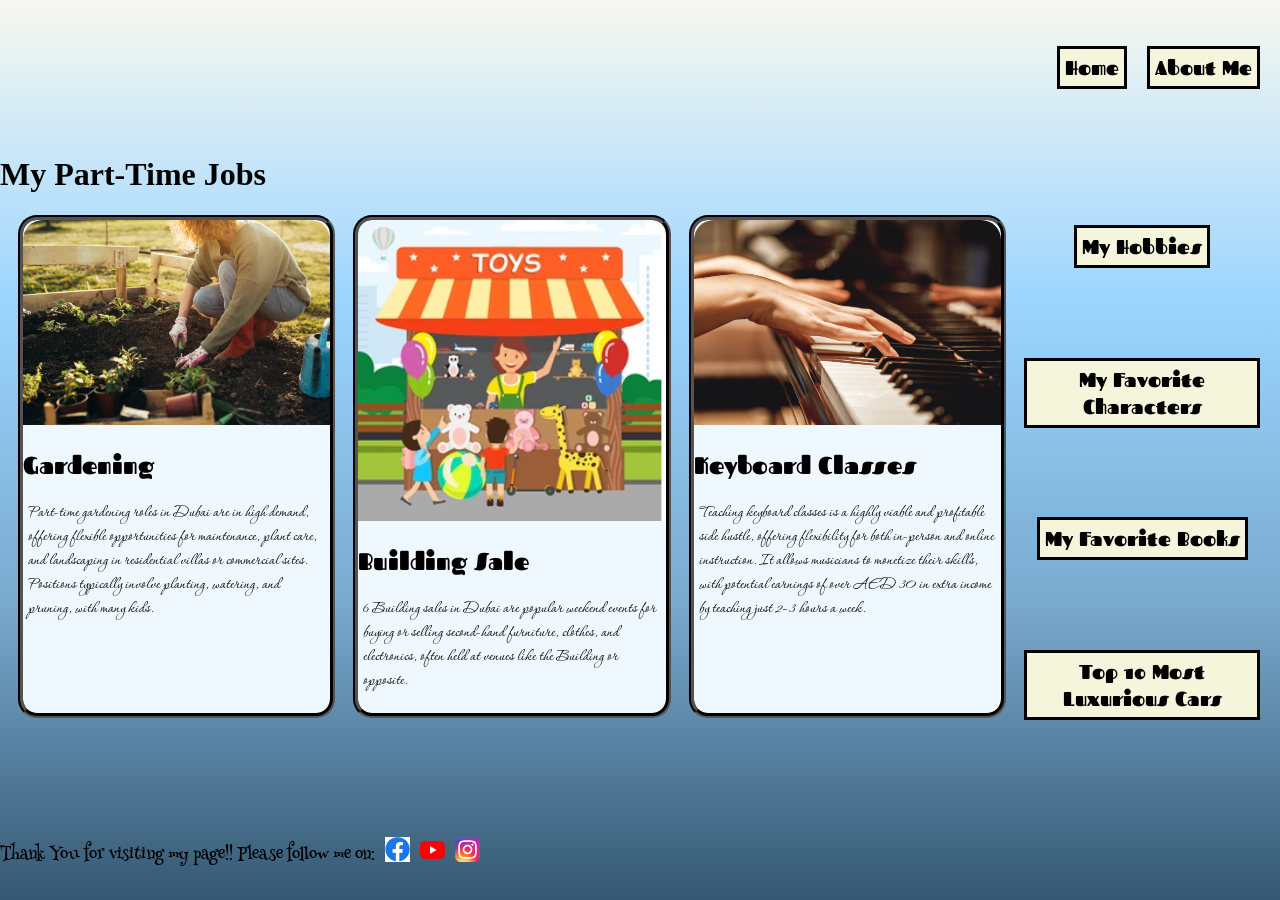
<file: index.html>
<!doctype html>
<html>
  <head>
    <title>Home Page</title>
    <link href="https://fonts.googleapis.com/css2?family=Corinthia:wght@400;700&display=swap" rel="stylesheet">

    <link href="https://fonts.googleapis.com/css2?family=Henny+Penny&display=swap" rel="stylesheet">
    <link rel="stylesheet" href="styles/index.css" />
    <link rel="preconnect" href="https://fonts.googleapis.com" />
    <link rel="preconnect" href="https://fonts.gstatic.com" crossorigin />
    <link
      href="https://fonts.googleapis.com/css2?family=Fascinate&display=swap"
      rel="stylesheet"
    />
  </head>
  <body>
    <div class="parent">
      <div class="head">
        <div class="haid"><a href="index.html">Home</a></div>
        <div class="haid"><a href="aboutme.html">About Me</a></div>
      </div>
      <div class="con">
        <h1>My Part-Time Jobs</h1>
        <div class="card2">
          <div class="card">
            <img src="images/gardeningpic.jpg" alt="" />
            <h2>Gardening</h2>
            <p>
              Part-time gardening roles in Dubai are in high demand, offering
              flexible opportunities for maintenance, plant care, and
              landscaping in residential villas or commercial sites. Positions
              typically involve planting, watering, and pruning, with many kids.
            </p>
          </div>
          <div class="card">
            <img src="images/sellingpic.png" alt="" />
            <h2>Building Sale</h2>
            <p>6
              Building sales in Dubai are popular weekend events for buying or
              selling second-hand furniture, clothes, and electronics, often
              held at venues like the Building or opposite.
            </p>
          </div>
          <div class="card">
            <img src="images/pianopic.jpg" alt="" />
            <h2>Keyboard Classes</h2>
            <p>
              Teaching keyboard classes is a highly viable and profitable side
              hustle, offering flexibility for both in-person and online
              instruction. It allows musicians to monetize their skills, with
              potential earnings of over AED 30 in extra income by teaching just
              2–3 hours a week.
            </p>
          </div>
        </div>
      </div>

      <div class="sb">
        <div class="haid"><a href="hobby.html">My Hobbies</a></div>
        <div class="haid">
          <a href="characters.html">My Favorite Characters</a>
        </div>
        <div class="haid"><a href="favorites.html">My Favorite Books</a></div>
        <div class="haid">
          <a href="toptenrichestcars.html">Top 10 Most Luxurious Cars</a>
        </div>
      </div>
      <div class="foot">
        <p>
          Thank You for visiting my page!! Please follow me on: 
        </p>
        <a href="https://www.facebook.com/"><img src="images/fb.avif" alt=""></a>
        <a href="https://www.youtube.com/@iluvmcdonaldslol"><img src="images/yt.webp" alt=""></a>
        <a href="https://www.instagram.com/"><img src="images/Instagram_icon.png" alt=""></a>
      </div>
    </div>
  </body>
</html>
</file>
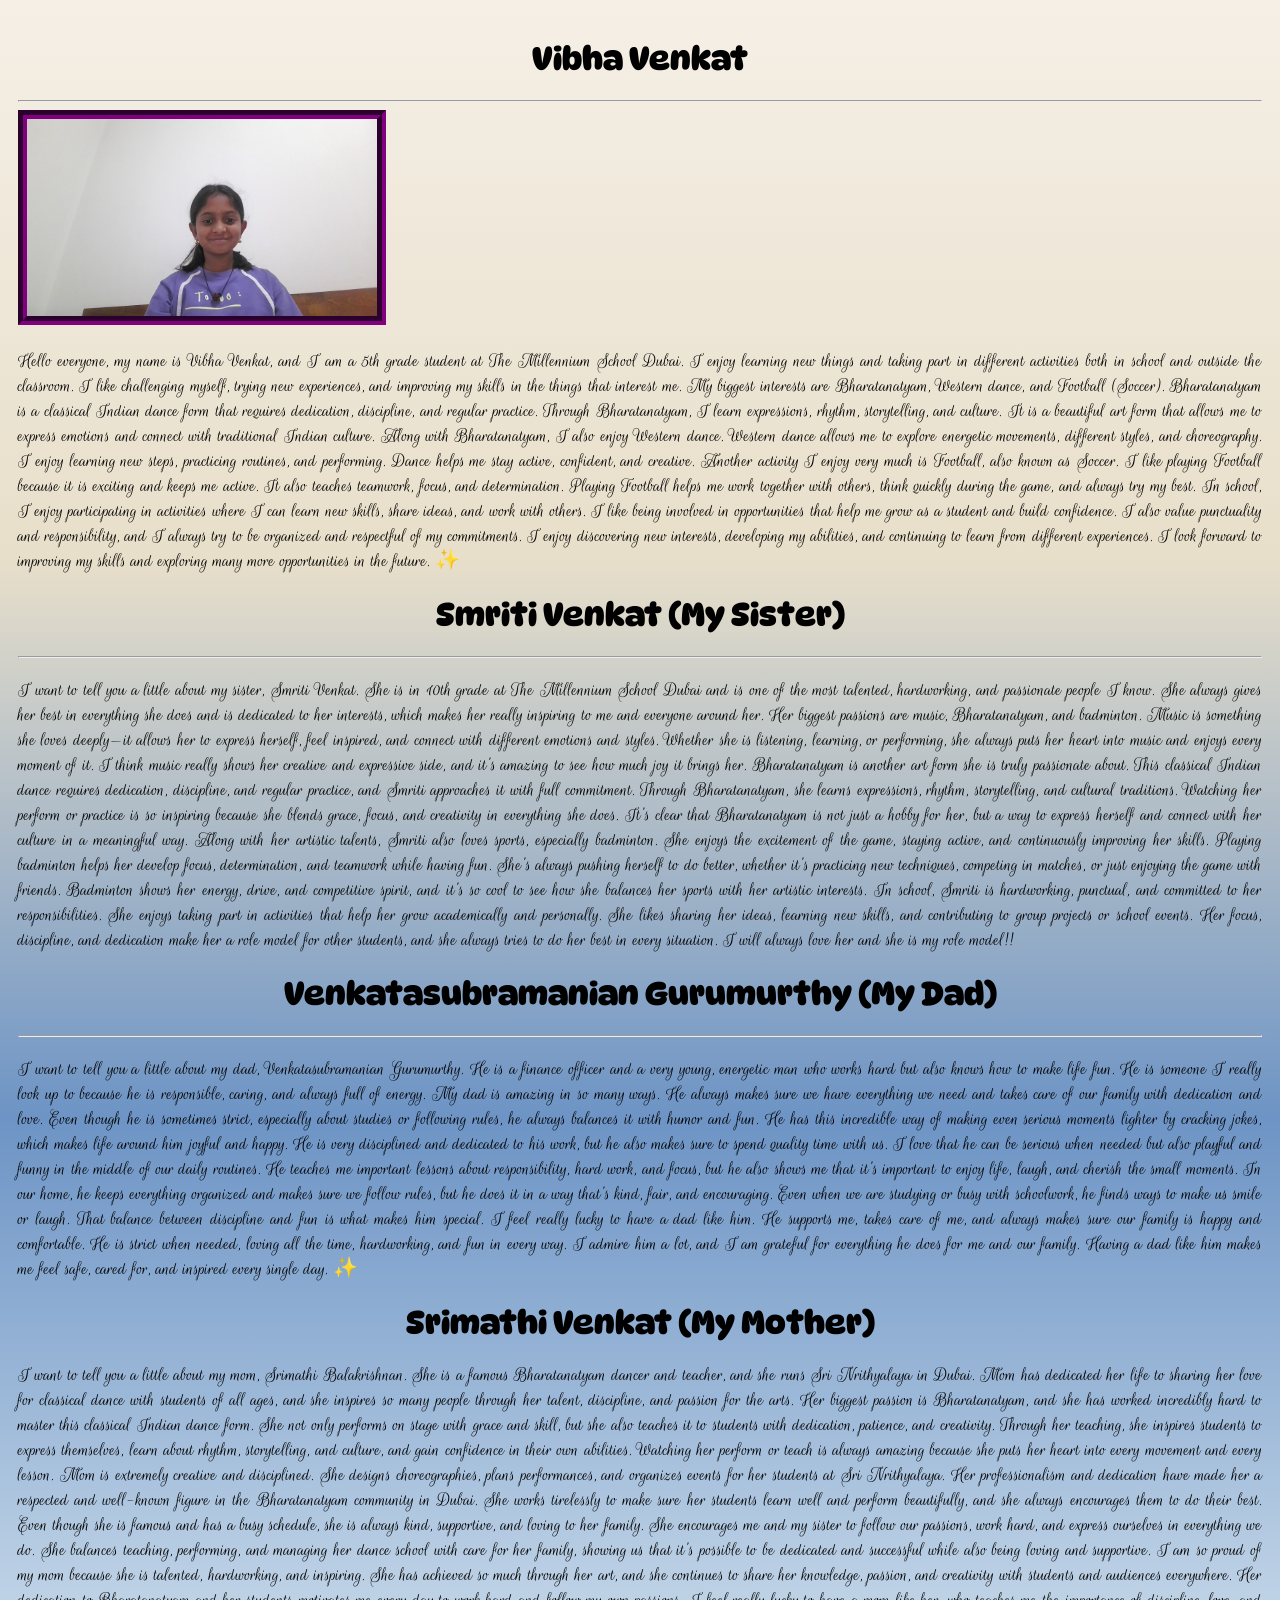
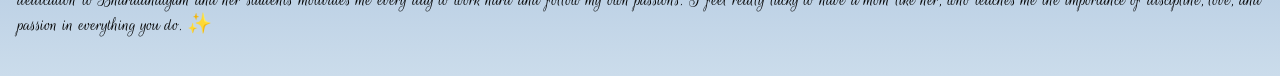
<file: aboutme.html>
<!doctype html>
<html>
  <head>
    <title>About Me</title>
    <link rel="preconnect" href="https://fonts.googleapis.com">
<link rel="preconnect" href="https://fonts.gstatic.com" crossorigin>
<link href="https://fonts.googleapis.com/css2?family=DynaPuff:wght@400..700&display=swap" rel="stylesheet">
<link href="https://fonts.googleapis.com/css2?family=Rouge+Script&display=swap" rel="stylesheet">

    <link rel="stylesheet" href="styles/aboutme.css">
  </head>
  <body>
    <h1>Vibha Venkat</h1>
    <hr />
    <img src="images/WIN_20260317_10_07_47_Pro.jpg" alt="vibha's picture">
    <p>
      Hello everyone, my name is Vibha Venkat, and I am a 5th grade student at
      The Millennium School Dubai. I enjoy learning new things and taking part
      in different activities both in school and outside the classroom. I like
      challenging myself, trying new experiences, and improving my skills in the
      things that interest me. My biggest interests are Bharatanatyam, Western
      dance, and Football (Soccer). Bharatanatyam is a classical Indian dance
      form that requires dedication, discipline, and regular practice. Through
      Bharatanatyam, I learn expressions, rhythm, storytelling, and culture. It
      is a beautiful art form that allows me to express emotions and connect
      with traditional Indian culture. Along with Bharatanatyam, I also enjoy
      Western dance. Western dance allows me to explore energetic movements,
      different styles, and choreography. I enjoy learning new steps, practicing
      routines, and performing. Dance helps me stay active, confident, and
      creative. Another activity I enjoy very much is Football, also known as
      Soccer. I like playing Football because it is exciting and keeps me
      active. It also teaches teamwork, focus, and determination. Playing
      Football helps me work together with others, think quickly during the
      game, and always try my best. In school, I enjoy participating in
      activities where I can learn new skills, share ideas, and work with
      others. I like being involved in opportunities that help me grow as a
      student and build confidence. I also value punctuality and responsibility,
      and I always try to be organized and respectful of my commitments. I enjoy
      discovering new interests, developing my abilities, and continuing to
      learn from different experiences. I look forward to improving my skills
      and exploring many more opportunities in the future. ✨
    </p>
    <h1>Smriti Venkat (My Sister)</h1>
    <hr />
    <p>
      I want to tell you a little about my sister, Smriti Venkat. She is in 10th
      grade at The Millennium School Dubai and is one of the most talented,
      hardworking, and passionate people I know. She always gives her best in
      everything she does and is dedicated to her interests, which makes her
      really inspiring to me and everyone around her. Her biggest passions are
      music, Bharatanatyam, and badminton. Music is something she loves
      deeply—it allows her to express herself, feel inspired, and connect with
      different emotions and styles. Whether she is listening, learning, or
      performing, she always puts her heart into music and enjoys every moment
      of it. I think music really shows her creative and expressive side, and
      it’s amazing to see how much joy it brings her. Bharatanatyam is another
      art form she is truly passionate about. This classical Indian dance
      requires dedication, discipline, and regular practice, and Smriti
      approaches it with full commitment. Through Bharatanatyam, she learns
      expressions, rhythm, storytelling, and cultural traditions. Watching her
      perform or practice is so inspiring because she blends grace, focus, and
      creativity in everything she does. It’s clear that Bharatanatyam is not
      just a hobby for her, but a way to express herself and connect with her
      culture in a meaningful way. Along with her artistic talents, Smriti also
      loves sports, especially badminton. She enjoys the excitement of the game,
      staying active, and continuously improving her skills. Playing badminton
      helps her develop focus, determination, and teamwork while having fun.
      She’s always pushing herself to do better, whether it’s practicing new
      techniques, competing in matches, or just enjoying the game with friends.
      Badminton shows her energy, drive, and competitive spirit, and it’s so
      cool to see how she balances her sports with her artistic interests. In
      school, Smriti is hardworking, punctual, and committed to her
      responsibilities. She enjoys taking part in activities that help her grow
      academically and personally. She likes sharing her ideas, learning new
      skills, and contributing to group projects or school events. Her focus,
      discipline, and dedication make her a role model for other students, and
      she always tries to do her best in every situation. I will always love her
      and she is my role model!!
    </p>
    <h1>Venkatasubramanian Gurumurthy (My Dad)</h1>
    <hr />
    <p>
       I want to tell you a little about my
      dad, Venkatasubramanian Gurumurthy. He is a finance officer and a very
      young, energetic man who works hard but also knows how to make life fun.
      He is someone I really look up to because he is responsible, caring, and
      always full of energy. My dad is amazing in so many ways. He always makes
      sure we have everything we need and takes care of our family with
      dedication and love. Even though he is sometimes strict, especially about
      studies or following rules, he always balances it with humor and fun. He
      has this incredible way of making even serious moments lighter by cracking
      jokes, which makes life around him joyful and happy. He is very
      disciplined and dedicated to his work, but he also makes sure to spend
      quality time with us. I love that he can be serious when needed but also
      playful and funny in the middle of our daily routines. He teaches me
      important lessons about responsibility, hard work, and focus, but he also
      shows me that it’s important to enjoy life, laugh, and cherish the small
      moments. In our home, he keeps everything organized and makes sure we
      follow rules, but he does it in a way that’s kind, fair, and encouraging.
      Even when we are studying or busy with schoolwork, he finds ways to make
      us smile or laugh. That balance between discipline and fun is what makes
      him special. I feel really lucky to have a dad like him. He supports me,
      takes care of me, and always makes sure our family is happy and
      comfortable. He is strict when needed, loving all the time, hardworking,
      and fun in every way. I admire him a lot, and I am grateful for everything
      he does for me and our family. Having a dad like him makes me feel safe,
      cared for, and inspired every single day. ✨
    </p>
    <h1>Srimathi Venkat (My Mother)</h1>
    <p>
       I want to tell you a little
      about my mom, Srimathi Balakrishnan. She is a famous Bharatanatyam dancer
      and teacher, and she runs Sri Nrithyalaya in Dubai. Mom has dedicated her
      life to sharing her love for classical dance with students of all ages,
      and she inspires so many people through her talent, discipline, and
      passion for the arts. Her biggest passion is Bharatanatyam, and she has
      worked incredibly hard to master this classical Indian dance form. She not
      only performs on stage with grace and skill, but she also teaches it to
      students with dedication, patience, and creativity. Through her teaching,
      she inspires students to express themselves, learn about rhythm,
      storytelling, and culture, and gain confidence in their own abilities.
      Watching her perform or teach is always amazing because she puts her heart
      into every movement and every lesson. Mom is extremely creative and
      disciplined. She designs choreographies, plans performances, and organizes
      events for her students at Sri Nrithyalaya. Her professionalism and
      dedication have made her a respected and well-known figure in the
      Bharatanatyam community in Dubai. She works tirelessly to make sure her
      students learn well and perform beautifully, and she always encourages
      them to do their best. Even though she is famous and has a busy schedule,
      she is always kind, supportive, and loving to her family. She encourages
      me and my sister to follow our passions, work hard, and express ourselves
      in everything we do. She balances teaching, performing, and managing her
      dance school with care for her family, showing us that it’s possible to be
      dedicated and successful while also being loving and supportive. I am so
      proud of my mom because she is talented, hardworking, and inspiring. She
      has achieved so much through her art, and she continues to share her
      knowledge, passion, and creativity with students and audiences everywhere.
      Her dedication to Bharatanatyam and her students motivates me every day to
      work hard and follow my own passions. I feel really lucky to have a mom
      like her, who teaches me the importance of discipline, love, and passion
      in everything you do. ✨ 
    </p>
  </body>
</html>
</file>
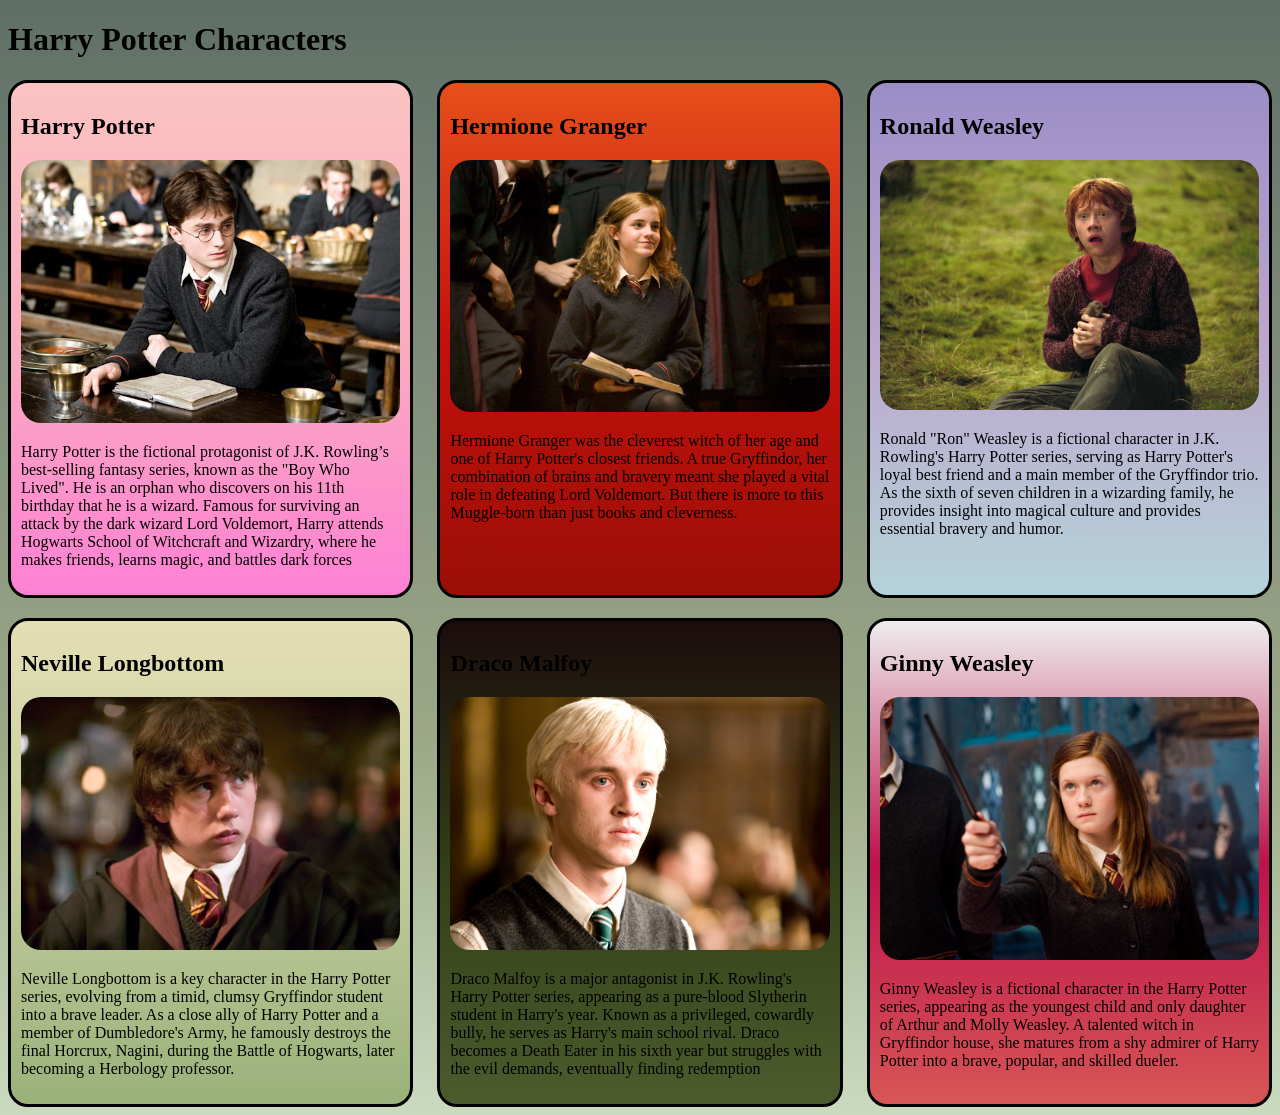
<file: characters.html>
<!doctype html>
<html>
  <head>
    <title>Favorite Characters</title>
    <link rel="stylesheet" href="styles/characters.css" />
  </head>
  <body>
    <h1>Harry Potter Characters</h1>
    <div class = "flexbox">
      <div class="harry common">
        <h2>Harry Potter</h2>
        <img src="images/hp.jpg" alt="harrypotter" />
        <p>
          Harry Potter is the fictional protagonist of J.K. Rowling’s
          best-selling fantasy series, known as the "Boy Who Lived". He is an
          orphan who discovers on his 11th birthday that he is a wizard. Famous
          for surviving an attack by the dark wizard Lord Voldemort, Harry
          attends Hogwarts School of Witchcraft and Wizardry, where he makes
          friends, learns magic, and battles dark forces
        </p>
      </div>
      <div class="hermione common">
        <h2>Hermione Granger</h2>
        <img src="images/hm.jpg" alt="hermionegranger" />
        <p>
          Hermione Granger was the cleverest witch of her age and one of Harry
          Potter's closest friends. A true Gryffindor, her combination of brains
          and bravery meant she played a vital role in defeating Lord Voldemort.
          But there is more to this Muggle-born than just books and cleverness.
        </p>
      </div>
      <div class="ron common">
        <h2>Ronald Weasley</h2>
        <img src="images/ronaldweasley.jpg" alt="ronaldweasley" />
        <p>
          Ronald "Ron" Weasley is a fictional character in J.K. Rowling's Harry
          Potter series, serving as Harry Potter's loyal best friend and a main
          member of the Gryffindor trio. As the sixth of seven children in a
          wizarding family, he provides insight into magical culture and
          provides essential bravery and humor.
        </p>
      </div>
      <div class="neville common">
        <h2>Neville Longbottom</h2>
        <img src="images/nl.jpg" alt="nevillelongbottom" />
        <p>
          Neville Longbottom is a key character in the Harry Potter series,
          evolving from a timid, clumsy Gryffindor student into a brave leader.
          As a close ally of Harry Potter and a member of Dumbledore's Army, he
          famously destroys the final Horcrux, Nagini, during the Battle of
          Hogwarts, later becoming a Herbology professor.
        </p>
      </div>
      <div class="draco common">
        <h2>Draco Malfoy</h2>
        <img src="images/dm.jpg" alt="dracomalfoy" />
        <p>
          Draco Malfoy is a major antagonist in J.K. Rowling's Harry Potter
          series, appearing as a pure-blood Slytherin student in Harry's year.
          Known as a privileged, cowardly bully, he serves as Harry's main
          school rival. Draco becomes a Death Eater in his sixth year but
          struggles with the evil demands, eventually finding redemption
        </p>
      </div>
      <div class="ginny common">
        <h2>Ginny Weasley</h2>
        <img src="images/gw.png" alt="ginnyweasley" />
        <p>
          Ginny Weasley is a fictional character in the Harry Potter series,
          appearing as the youngest child and only daughter of Arthur and Molly
          Weasley. A talented witch in Gryffindor house, she matures from a shy
          admirer of Harry Potter into a brave, popular, and skilled dueler.
        </p>
      </div>
    </div>
  </body>
</html>
</file>
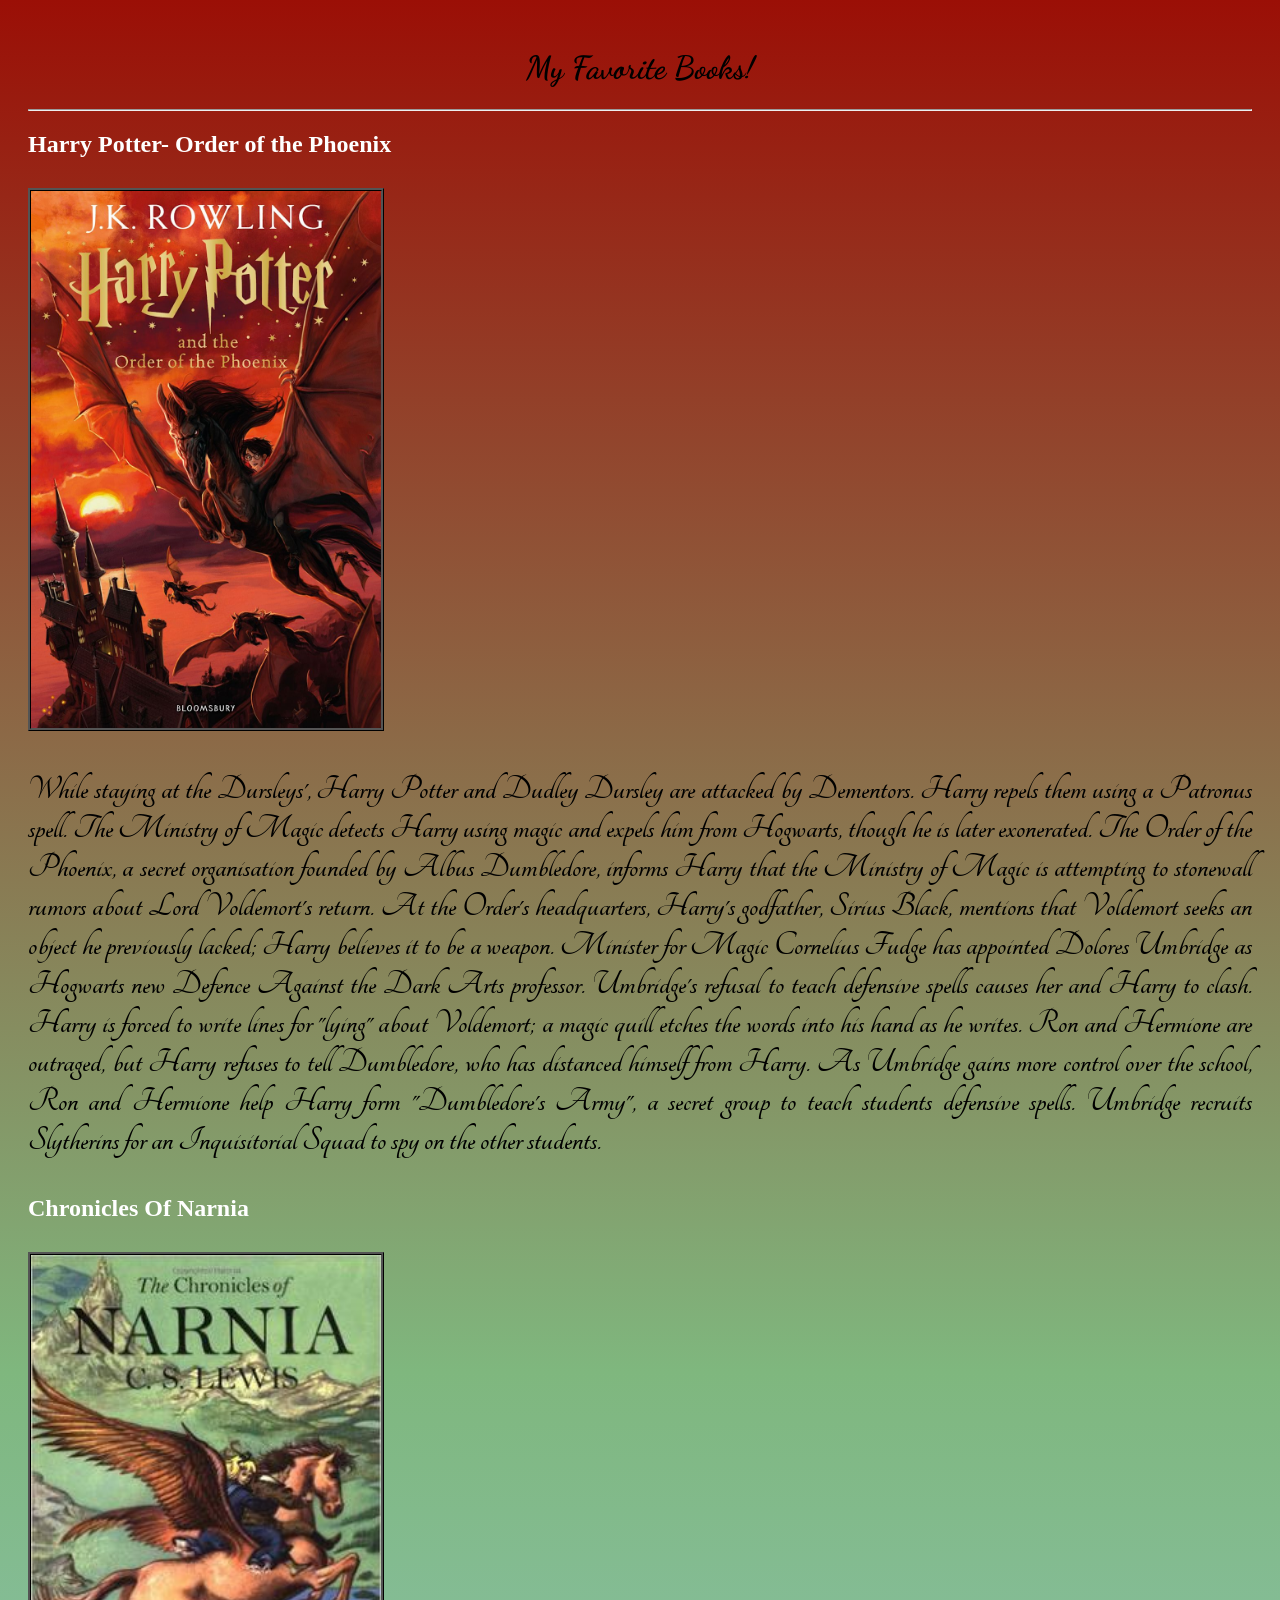
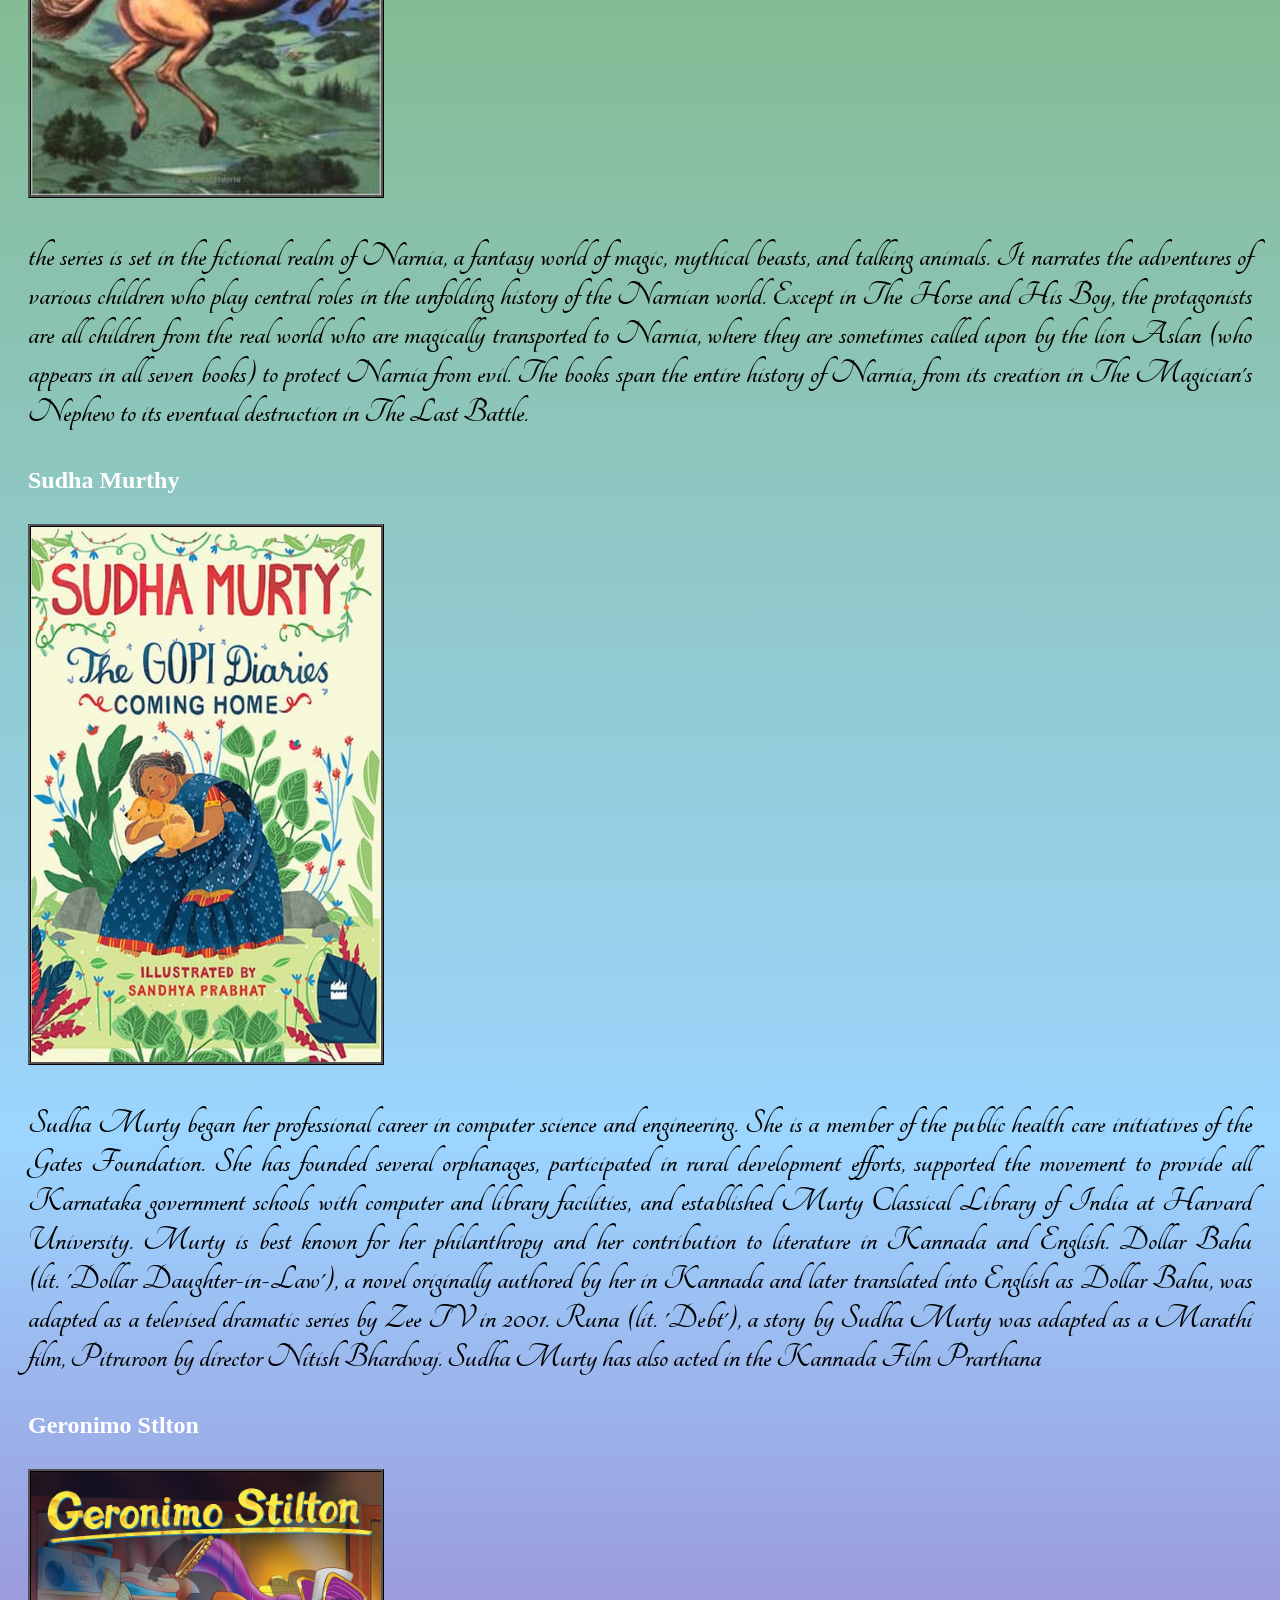
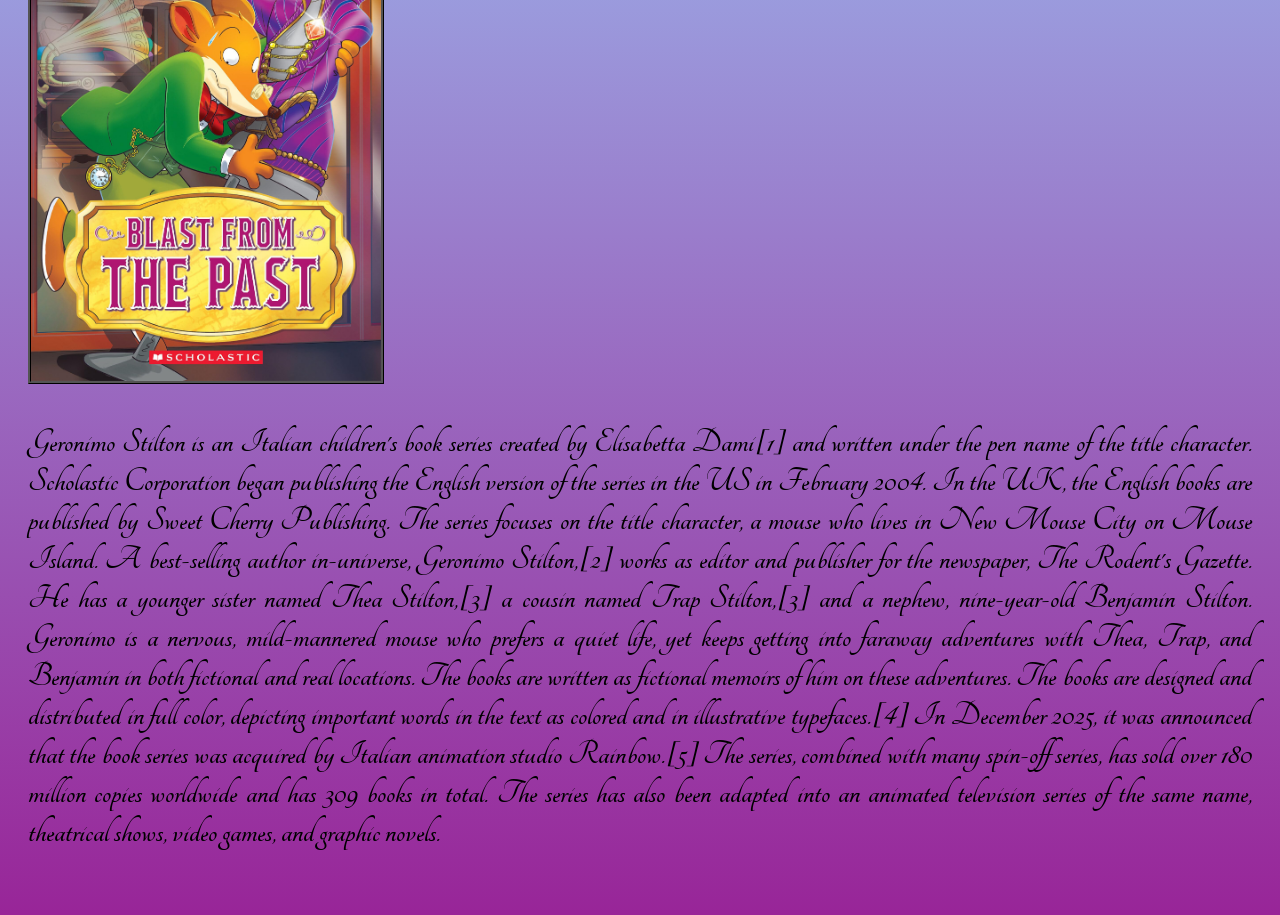
<file: favorites.html>
<!doctype html>
<html>
  <head>
    <title>Favorite Books</title>
    <link rel="stylesheet" href="styles/favorites.css">
    <link rel="preconnect" href="https://fonts.googleapis.com">
<link rel="preconnect" href="https://fonts.gstatic.com" crossorigin>
<link href="https://fonts.googleapis.com/css2?family=Dancing+Script:wght@400..700&display=swap" rel="stylesheet">
<link href="https://fonts.googleapis.com/css2?family=Tangerine:wght@400;700&display=swap" rel="stylesheet">

  </head>
  <body>
    <h1>My Favorite Books!</h1>
    <hr />
    <h2>Harry Potter- Order of the Phoenix</h2>
    <img src="images/hpoop.jpg" alt="harrypotterpicture">
    <p>
      While staying at the Dursleys', Harry Potter and Dudley Dursley are
      attacked by Dementors. Harry repels them using a Patronus spell. The
      Ministry of Magic detects Harry using magic and expels him from Hogwarts,
      though he is later exonerated. The Order of the Phoenix, a secret
      organisation founded by Albus Dumbledore, informs Harry that the Ministry
      of Magic is attempting to stonewall rumors about Lord Voldemort's return.
      At the Order's headquarters, Harry's godfather, Sirius Black, mentions
      that Voldemort seeks an object he previously lacked; Harry believes it to
      be a weapon. Minister for Magic Cornelius Fudge has appointed Dolores
      Umbridge as Hogwarts new Defence Against the Dark Arts professor.
      Umbridge's refusal to teach defensive spells causes her and Harry to
      clash. Harry is forced to write lines for "lying" about Voldemort; a magic
      quill etches the words into his hand as he writes. Ron and Hermione are
      outraged, but Harry refuses to tell Dumbledore, who has distanced himself
      from Harry. As Umbridge gains more control over the school, Ron and
      Hermione help Harry form "Dumbledore's Army", a secret group to teach
      students defensive spells. Umbridge recruits Slytherins for an
      Inquisitorial Squad to spy on the other students.
    </p>
    <h2>Chronicles Of Narnia</h2>
    <img src="images/chroniclesofnarnia.jpg" alt="chroniclesofnarniapic">
    <p>
      the series is set in the fictional realm of Narnia, a fantasy world of
      magic, mythical beasts, and talking animals. It narrates the adventures of
      various children who play central roles in the unfolding history of the
      Narnian world. Except in The Horse and His Boy, the protagonists are all
      children from the real world who are magically transported to Narnia,
      where they are sometimes called upon by the lion Aslan (who appears in all
      seven books) to protect Narnia from evil. The books span the entire
      history of Narnia, from its creation in The Magician's Nephew to its
      eventual destruction in The Last Battle.
    </p>
    <h2>Sudha Murthy</h2>
    <img src="images/sudhamurthypic.jpg" alt="sudhamurhtypic">
    <p>
      Sudha Murty began her professional career in computer science and
      engineering. She is a member of the public health care initiatives of the
      Gates Foundation. She has founded several orphanages, participated in
      rural development efforts, supported the movement to provide all Karnataka
      government schools with computer and library facilities, and established
      Murty Classical Library of India at Harvard University. Murty is best
      known for her philanthropy and her contribution to literature in Kannada
      and English. Dollar Bahu (lit. 'Dollar Daughter-in-Law'), a novel
      originally authored by her in Kannada and later translated into English as
      Dollar Bahu, was adapted as a televised dramatic series by Zee TV in 2001.
      Runa (lit. 'Debt'), a story by Sudha Murty was adapted as a Marathi film,
      Pitruroon by director Nitish Bhardwaj. Sudha Murty has also acted in the
      Kannada Film Prarthana
    </p>
    <h2>Geronimo Stlton</h2>
    <img src="images/geronimostiltonpic.jpg" alt="geronimostiltonpic">
    <p>
      Geronimo Stilton is an Italian children's book series created by
      Elisabetta Dami[1] and written under the pen name of the title character.
      Scholastic Corporation began publishing the English version of the series
      in the US in February 2004. In the UK, the English books are published by
      Sweet Cherry Publishing. The series focuses on the title character, a
      mouse who lives in New Mouse City on Mouse Island. A best-selling author
      in-universe, Geronimo Stilton,[2] works as editor and publisher for the
      newspaper, The Rodent's Gazette. He has a younger sister named Thea
      Stilton,[3] a cousin named Trap Stilton,[3] and a nephew, nine-year-old
      Benjamin Stilton. Geronimo is a nervous, mild-mannered mouse who prefers a
      quiet life, yet keeps getting into faraway adventures with Thea, Trap, and
      Benjamin in both fictional and real locations. The books are written as
      fictional memoirs of him on these adventures. The books are designed and
      distributed in full color, depicting important words in the text as
      colored and in illustrative typefaces.[4] In December 2025, it was
      announced that the book series was acquired by Italian animation studio
      Rainbow.[5] The series, combined with many spin-off series, has sold over
      180 million copies worldwide and has 309 books in total. The series has
      also been adapted into an animated television series of the same name,
      theatrical shows, video games, and graphic novels.
    </p>
  </body>
</html>
</file>
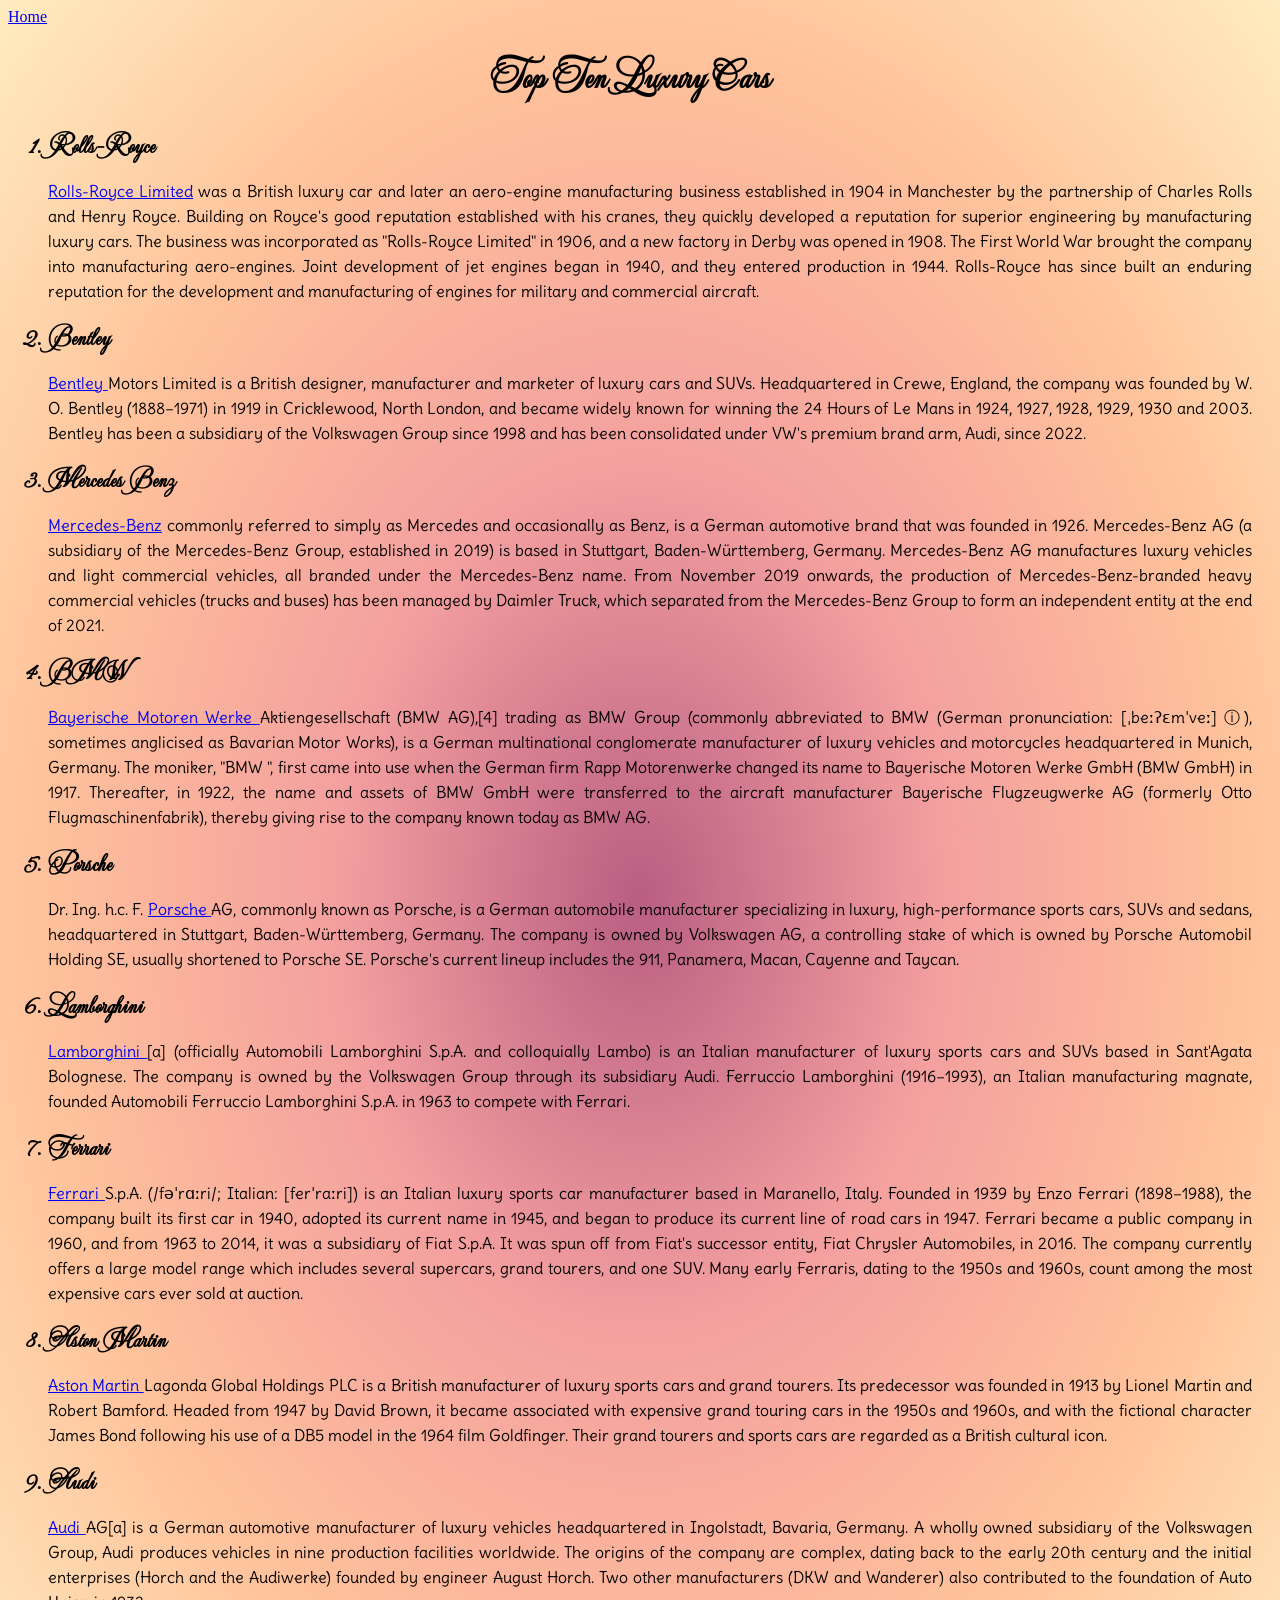
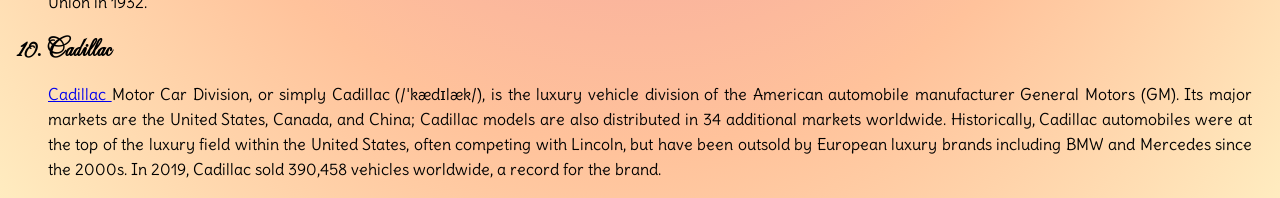
<file: toptenrichestcars.html>
<!doctype html>
<html>
  <head>
    <title>Top Ten Luxury Cars</title>
    <link rel="preconnect" href="https://fonts.googleapis.com">
<link rel="preconnect" href="https://fonts.gstatic.com" crossorigin>
<link href="https://fonts.googleapis.com/css2?family=Mea+Culpa&display=swap" rel="stylesheet">
<link href="https://fonts.googleapis.com/css2?family=Delius&display=swap" rel="stylesheet">
    <link rel="stylesheet" href="styles/toptenrichestcars.css" />
  </head>
  <body>
        <div class="hello"><a href="index.html">Home</a></div>
    <h1>Top Ten Luxury Cars</h1>
    <ol>
      <li>Rolls-Royce</li>
      <p>
        <a
          href="https://www.rolls-roycemotorcars.com/en_GB/home.html"
          target="_blank"
        >
          Rolls-Royce Limited</a
        >
        was a British luxury car and later an aero-engine manufacturing business
        established in 1904 in Manchester by the partnership of Charles Rolls
        and Henry Royce. Building on Royce's good reputation established with
        his cranes, they quickly developed a reputation for superior engineering
        by manufacturing luxury cars. The business was incorporated as
        "Rolls-Royce Limited" in 1906, and a new factory in Derby was opened in
        1908. The First World War brought the company into manufacturing
        aero-engines. Joint development of jet engines began in 1940, and they
        entered production in 1944. Rolls-Royce has since built an enduring
        reputation for the development and manufacturing of engines for military
        and commercial aircraft.
      </p>
      <li>Bentley</li>
      <p>
        <a href="https://www.bentleymotors.com/en.html" target="_blank"
          >Bentley
        </a>
        Motors Limited is a British designer, manufacturer and marketer of
        luxury cars and SUVs. Headquartered in Crewe, England, the company was
        founded by W. O. Bentley (1888–1971) in 1919 in Cricklewood, North
        London, and became widely known for winning the 24 Hours of Le Mans in
        1924, 1927, 1928, 1929, 1930 and 2003. Bentley has been a subsidiary of
        the Volkswagen Group since 1998 and has been consolidated under VW's
        premium brand arm, Audi, since 2022.
      </p>
      <li>Mercedes Benz</li>
      <p>
        <a href="https://www.mercedes-benz.com/en/" target="_blank">
          Mercedes-Benz</a
        >
        commonly referred to simply as Mercedes and occasionally as Benz, is a
        German automotive brand that was founded in 1926. Mercedes-Benz AG (a
        subsidiary of the Mercedes-Benz Group, established in 2019) is based in
        Stuttgart, Baden-Württemberg, Germany. Mercedes-Benz AG manufactures
        luxury vehicles and light commercial vehicles, all branded under the
        Mercedes-Benz name. From November 2019 onwards, the production of
        Mercedes-Benz-branded heavy commercial vehicles (trucks and buses) has
        been managed by Daimler Truck, which separated from the Mercedes-Benz
        Group to form an independent entity at the end of 2021.
      </p>
      <li>BMW</li>
      <p>
        <a href="https://www.bmw.com/en/index.html" target="_blank">
          Bayerische Motoren Werke
        </a>
        Aktiengesellschaft (BMW AG),[4] trading as BMW Group (commonly
        abbreviated to BMW (German pronunciation: [ˌbeːʔɛmˈveː] ⓘ), sometimes
        anglicised as Bavarian Motor Works), is a German multinational
        conglomerate manufacturer of luxury vehicles and motorcycles
        headquartered in Munich, Germany. The moniker, "BMW ", first came into
        use when the German firm Rapp Motorenwerke changed its name to
        Bayerische Motoren Werke GmbH (BMW GmbH) in 1917. Thereafter, in 1922,
        the name and assets of BMW GmbH were transferred to the aircraft
        manufacturer Bayerische Flugzeugwerke AG (formerly Otto
        Flugmaschinenfabrik), thereby giving rise to the company known today as
        BMW AG.
      </p>
      <li>Porsche</li>
      <p>
        Dr. Ing. h.c. F.
        <a href="https://www.porsche.com/middle-east/_dubai_/" target="_blank"
          >Porsche </a
        >AG, commonly known as Porsche, is a German automobile manufacturer
        specializing in luxury, high-performance sports cars, SUVs and sedans,
        headquartered in Stuttgart, Baden-Württemberg, Germany. The company is
        owned by Volkswagen AG, a controlling stake of which is owned by Porsche
        Automobil Holding SE, usually shortened to Porsche SE. Porsche's current
        lineup includes the 911, Panamera, Macan, Cayenne and Taycan.
      </p>
      <li>Lamborghini</li>
      <p>
        <a href="https://www.lamborghini.com/en-en#val-ht" target="_blank"
          >Lamborghini </a
        >[a] (officially Automobili Lamborghini S.p.A. and colloquially Lambo)
        is an Italian manufacturer of luxury sports cars and SUVs based in
        Sant'Agata Bolognese. The company is owned by the Volkswagen Group
        through its subsidiary Audi. Ferruccio Lamborghini (1916–1993), an
        Italian manufacturing magnate, founded Automobili Ferruccio Lamborghini
        S.p.A. in 1963 to compete with Ferrari.
      </p>
      <li>Ferrari</li>
      <p>
        <a href="https://www.ferrari.com/en-AE" target="_blank">Ferrari </a>
        S.p.A. (/fəˈrɑːri/; Italian: [ferˈraːri]) is an Italian luxury sports
        car manufacturer based in Maranello, Italy. Founded in 1939 by Enzo
        Ferrari (1898–1988), the company built its first car in 1940, adopted
        its current name in 1945, and began to produce its current line of road
        cars in 1947. Ferrari became a public company in 1960, and from 1963 to
        2014, it was a subsidiary of Fiat S.p.A. It was spun off from Fiat's
        successor entity, Fiat Chrysler Automobiles, in 2016. The company
        currently offers a large model range which includes several supercars,
        grand tourers, and one SUV. Many early Ferraris, dating to the 1950s and
        1960s, count among the most expensive cars ever sold at auction.
      </p>
      <li>Aston Martin</li>
      <p>
        <a href="https://www.astonmartin.com/en" target="_blank">
          Aston Martin
        </a>
        Lagonda Global Holdings PLC is a British manufacturer of luxury sports
        cars and grand tourers. Its predecessor was founded in 1913 by Lionel
        Martin and Robert Bamford. Headed from 1947 by David Brown, it became
        associated with expensive grand touring cars in the 1950s and 1960s, and
        with the fictional character James Bond following his use of a DB5 model
        in the 1964 film Goldfinger. Their grand tourers and sports cars are
        regarded as a British cultural icon.
      </p>
      <li>Audi</li>
      <p>
        <a href="https://www.audi-dubai.com/en/" target="_blank"> Audi </a>
        AG[a] is a German automotive manufacturer of luxury vehicles
        headquartered in Ingolstadt, Bavaria, Germany. A wholly owned subsidiary
        of the Volkswagen Group, Audi produces vehicles in nine production
        facilities worldwide. The origins of the company are complex, dating
        back to the early 20th century and the initial enterprises (Horch and
        the Audiwerke) founded by engineer August Horch. Two other manufacturers
        (DKW and Wanderer) also contributed to the foundation of Auto Union in
        1932.
      </p>
      <li>Cadillac</li>
      <p>
        <a href="https://www.cadillacarabia.com/ae-en" target="_blank">
          Cadillac
        </a>
        Motor Car Division, or simply Cadillac (/ˈkædɪlæk/), is the luxury
        vehicle division of the American automobile manufacturer General Motors
        (GM). Its major markets are the United States, Canada, and China;
        Cadillac models are also distributed in 34 additional markets worldwide.
        Historically, Cadillac automobiles were at the top of the luxury field
        within the United States, often competing with Lincoln, but have been
        outsold by European luxury brands including BMW and Mercedes since the
        2000s. In 2019, Cadillac sold 390,458 vehicles worldwide, a record for
        the brand.
      </p>
    </ol>
  </body>
</html>
</file>
<file: styles/index.css>
.head{
  display: flex;
    grid-area: header;
    align-items: center;
    justify-content: flex-end;
}
.con{
   
    grid-area: content;
}
.sb{
    display: flex;
    flex-direction: column;
    grid-area: sidebar;
    align-items: center;
    justify-content: space-evenly;
}
.foot{
   display: flex;
   align-items: center;
    grid-area: footer;
    font-family: "Henny Penny", system-ui;
}
.parent{
    display: grid;
    height: 100vh;
    grid-template-areas: "header header" "content sidebar" "footer footer";
    grid-template-rows: 15% auto 10%;
    grid-template-columns: auto 20%;
}
body{
    margin: 0px;
    background-image: linear-gradient( #F7F8F0, #9CD5FF, #7AAACE, #355872);
    background-attachment: fixed;
}
.haid {
    background-color: beige;
    border: solid 3px black;
    margin-right: 20px;
    padding: 5px;
    text-align: center;
    transition-property: background-color;
    transition-duration: 2s;
    transition-delay: 0.1s;
}
.haid a{
    color: black;
    text-decoration: none;
     font-family: "Fascinate", system-ui;
     font-size: 20px;
}
.card{
    border: groove 5px black;
    width: 30%;
    border-radius: 19px;
   background-color: aliceblue;
    animation-name: colors;
    animation-duration: 10s;
    animation-iteration-count: infinite;
    transition: transform 2s 0.1s;
}
.card:hover{
    transform: scale(0.9);
}
.card img{
    width: 100%;
    border-top-right-radius: 20px;
    border-top-left-radius: 20px;
}
.card p{
    padding-left: 5px;
    padding-right: 5px;
}
.card2{
    display: flex;
    justify-content: space-evenly;
}
.foot img{
    width: 25px;
    margin-left: 10px;
}
.haid:hover{
    background-color: lightskyblue;
}
@keyframes colors{
    20%{
        background-color: lightblue;
    }
    40% {
        background-color: lightcoral;
    }
    60% {
        background-color: lightgoldenrodyellow;
    }
    80%{
        background-color:lightpink ;
    }
    100%{
        background-color: lightseagreen;
    }
}
.card h2{
    font-family: "Fascinate", system-ui;
}
.card p{
font-family: "Corinthia", cursive;
font-size: 20px;
}
</file>
<file: styles/aboutme.css>
h1 {
  font-family: "DynaPuff", system-ui;
  text-align: center;
}
body {
  background-image: linear-gradient(to top, #cbdceb, #6d94c5, #e8dfca, #f5efe6);
  padding: 10px;
}
p {
  text-align: justify;
   font-family: "Rouge Script", cursive;
  font-size: 20px;
  line-height: 25px;
}

img {
  width: 350px;
  border: groove purple 9px;
  transition: transform 2s 0.1s;
  
}
img:hover{
  transform: translate(5%,5%);
}
</file>
<file: styles/characters.css>
.common {
  width: 30%;
  border: solid 3px;
  border-radius: 20px;
  padding: 10px;
}
.common img {
  width: 100%;
  border-radius: 20px;
}
.harry {
  background-image: linear-gradient(#fbc3c1, #faacbf, #fe81d4);
}
.hermione {
  background-image: linear-gradient(#e6501b, #c3110c, #9b0f06);
}
.ron {
  background-image: linear-gradient(#9b8ec7, #bda6ce, #b4d3d9);
}
.neville {
  background-image: linear-gradient(#e4dfb5, #c3cc9b, #9ab17a);
}
.draco {
  background-image: linear-gradient(#1b0c0c, #313e17, #4c5c2d);
}
.ginny {
  background-image: linear-gradient(#eeeeee, #bd114a, #d75656);
}
.flexbox {
  display: flex;
  flex-direction: row;
  flex-wrap: wrap;
  justify-content: space-between;
  align-items: stretch;
  row-gap: 20px;
}
body{
background-image: linear-gradient( #5F6F65, #808D7C, #9CA986, #C9DABF);
}
</file>
<file: styles/favorites.css>
h1{
   font-family: "Dancing Script", cursive;
    text-align: center;
}
body {
   background-image: linear-gradient(#9B0F06, #7FB77E, #9CD5FF, #982598);
   padding: 20px;
}
p {
    font-family: "Tangerine", cursive;
    text-align: justify;
    font-size: 35px;
    font-weight: bold;
}
h2 {
    color: white;
}
img {
    width: 350px;
    margin-top: 10px;
    border: ridge 3px black;
    transition: transform 2s ease 0.1s;
}
img:hover{
    transform: skew(5deg, 5deg);
}
</file>
<file: styles/toptenrichestcars.css>
h1{
   font-family: "Mea Culpa", cursive;
    text-align: center;
    font-size: 37px;
}
body {
    background-image: radial-gradient(#B95E82, #F39F9F, #FFC29B, #FFECC0);
    padding-right: 20px;
}
    
p {
    text-align: justify;
    font-family: "Delius", cursive;
    line-height: 25px;
}
li {
    font-family: "Mea Culpa", cursive;
    font-size: 25px;
    font-weight: bold;
}
</file>
